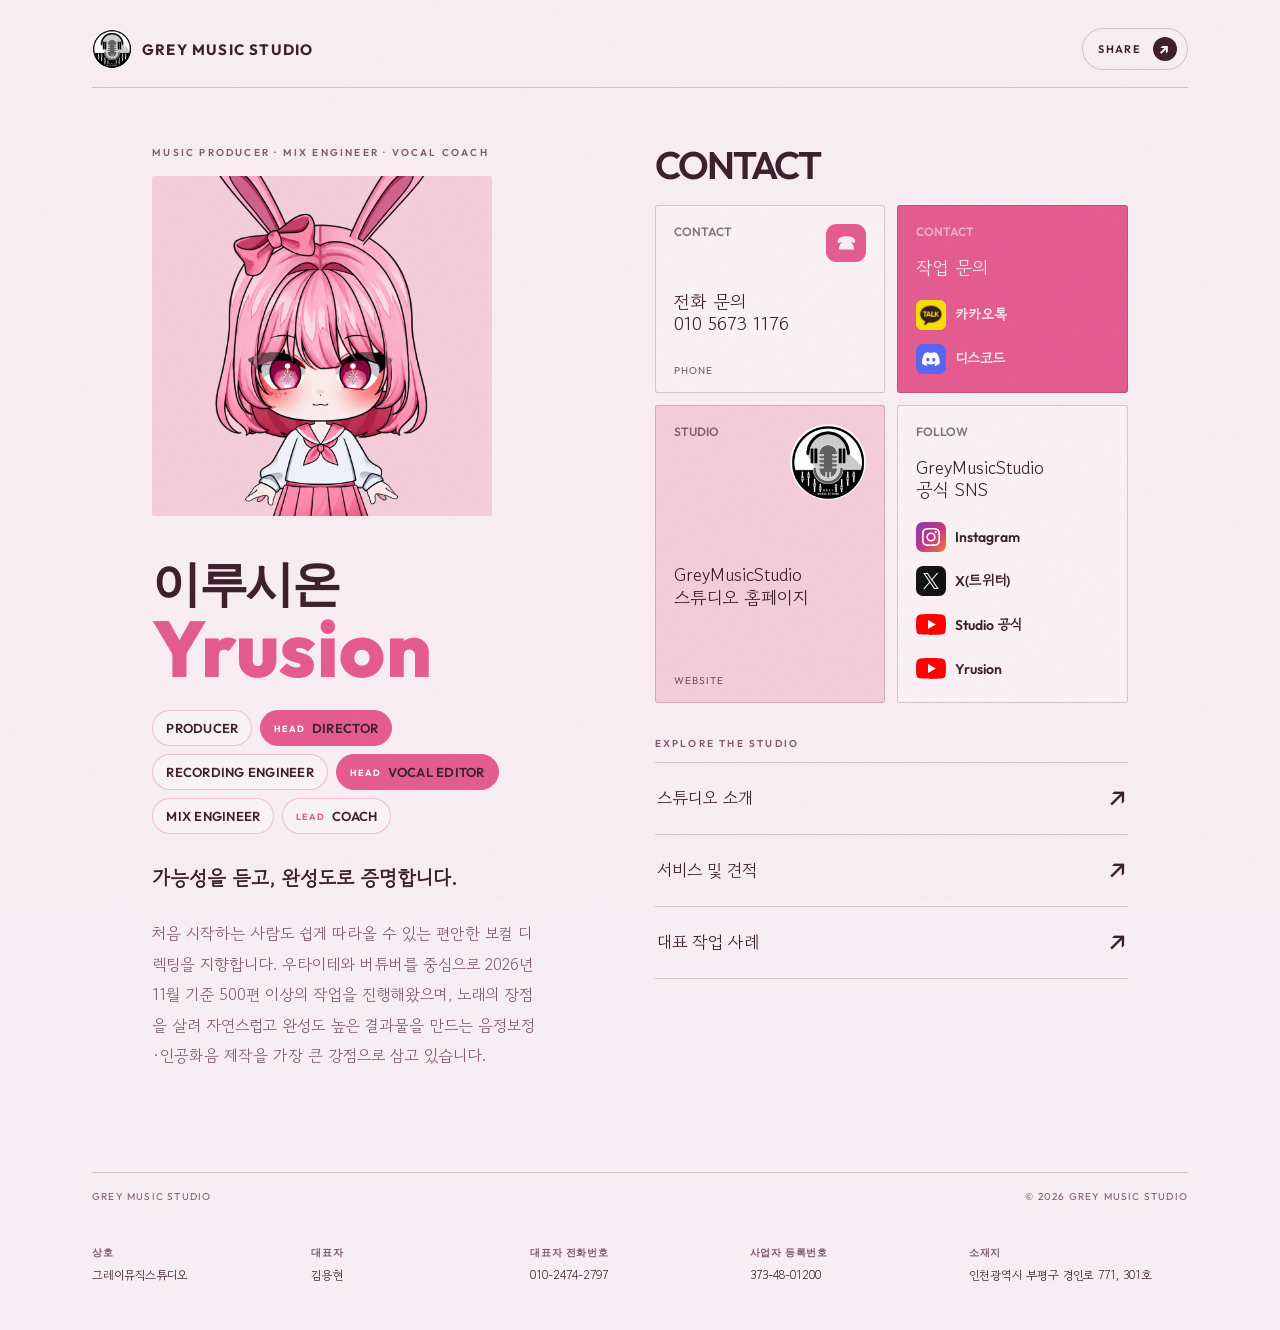
<file: index.html>
<!doctype html>
<html lang="ko">
  <head>
    <meta charset="UTF-8" />
    <meta name="viewport" content="width=device-width, initial-scale=1.0" />
    <meta name="theme-color" content="#f2f1ee" />
    <meta name="description" content="음악 프로듀서 김용현, GreyKim과 GreyMusicStudio를 만나보세요." />
    <title>이루시온 Yrusion — GreyMusicStudio</title>
    <link rel="preconnect" href="https://fonts.googleapis.com" />
    <link rel="preconnect" href="https://fonts.gstatic.com" crossorigin />
    <link href="https://fonts.googleapis.com/css2?family=Gowun+Dodum&family=Outfit:wght@400;500;600;700&display=swap" rel="stylesheet" />
    <link rel="stylesheet" href="./style.css?v=business-20261125" />
  </head>
  <body>
    <div class="noise" aria-hidden="true"></div>
    <main class="site">
      <header class="masthead">
        <a class="wordmark" href="./index.html"><img class="wordmark-logo" src="./grey-musicstudio-logo.png" alt="" /><span>GREY MUSIC STUDIO</span></a>
        <button class="share" id="shareButton" type="button"><span>share</span><b>↗</b></button>
      </header>

      <div class="layout">
        <section class="intro">
          <p class="eyebrow">MUSIC PRODUCER · MIX ENGINEER · VOCAL COACH</p>
          <div class="portrait-wrap">
            <img class="portrait" src="./yrusion-character.png" alt="이루시온 캐릭터" />
          </div>
          <h1><span class="name-korean">이루시온</span><br /><em class="name-english">Yrusion</em></h1>
          <div class="role-pills" aria-label="이루시온 담당 분야 및 역할">
            <div class="role-pill"><strong>PRODUCER</strong></div>
            <div class="role-pill role-pill--primary"><span>HEAD</span><strong>DIRECTOR</strong></div>
            <div class="role-pill"><strong>RECORDING ENGINEER</strong></div>
            <div class="role-pill role-pill--primary"><span>HEAD</span><strong>VOCAL EDITOR</strong></div>
            <div class="role-pill"><strong>MIX ENGINEER</strong></div>
            <div class="role-pill"><span>LEAD</span><strong>COACH</strong></div>
          </div>
          <p class="tagline">가능성을 듣고, 완성도로 증명합니다.</p>
          <p class="intro-copy">처음 시작하는 사람도 쉽게 따라올 수 있는 편안한 보컬 디렉팅을 지향합니다. 우타이테와 버튜버를 중심으로 2026년 11월 기준 500편 이상의 작업을 진행해왔으며, 노래의 장점을 살려 자연스럽고 완성도 높은 결과물을 만드는 음정보정·인공화음 제작을 가장 큰 강점으로 삼고 있습니다.</p>
        </section>

        <section class="studio" aria-label="GreyMusicStudio 공식 링크">
          <div class="studio-heading">
            <h2>CONTACT</h2>
          </div>
          <div class="link-grid">
            <a class="link-card" href="tel:+821056731176"><span class="link-head"><span class="link-number">CONTACT</span><span class="brand-icon phone">☎</span></span><span class="link-title">전화 문의<br />010 5673 1176</span><span class="link-caption">PHONE</span></a>
            <div class="link-card channel-card inquiry-card"><span class="link-number">CONTACT</span><span class="link-title">작업 문의</span><div class="channel-list"><a href="https://open.kakao.com/me/Project_Sion" target="_blank" rel="noopener noreferrer"><span class="channel-icon kakao"><img src="./kakaotalk-logo.png" alt="" /></span>카카오톡</a><a href="https://discord.com/users/1170777619801837678" target="_blank" rel="noopener noreferrer"><span class="channel-icon discord"><img src="./discord-logo.svg" alt="" /></span>디스코드</a></div></div>
            <a class="link-card" href="https://greymusicstudio.com/" target="_blank" rel="noopener noreferrer"><span class="link-head"><span class="link-number">STUDIO</span><span class="brand-icon home"><img class="brand-logo grey-card-logo" src="./grey-musicstudio-logo.png" alt="" /></span></span><span class="link-title">GreyMusicStudio<br />스튜디오 홈페이지</span><span class="link-caption">WEBSITE</span></a>
            <div class="link-card channel-card social-card"><span class="link-number">FOLLOW</span><span class="link-title">GreyMusicStudio<br />공식 SNS</span><div class="channel-list"><a href="https://www.instagram.com/sweet_vocal_yong/" target="_blank" rel="noopener noreferrer"><span class="channel-icon instagram"><img src="./instagram-logo.svg" alt="" /></span>Instagram</a><a href="https://x.com/Grey_Rec_Mix" target="_blank" rel="noopener noreferrer"><span class="channel-icon x"><img src="./x-logo.svg" alt="" /></span>X(트위터)</a><a href="https://www.youtube.com/@GreyStudio-LV9999" target="_blank" rel="noopener noreferrer"><span class="channel-icon youtube"><img src="./youtube-logo.svg" alt="" /></span>Studio 공식</a><a href="https://www.youtube.com/@yrusion-mix" target="_blank" rel="noopener noreferrer"><span class="channel-icon youtube"><img src="./youtube-logo.svg" alt="" /></span>Yrusion</a></div></div>
          </div>
          <p class="playlist-label">EXPLORE THE STUDIO</p>
          <nav class="playlist-links" aria-label="스튜디오 살펴보기">
            <a class="playlist-link" href="https://greymusicstudio.com/#studio" target="_blank" rel="noopener noreferrer">스튜디오 소개</a>
            <a class="playlist-link" href="https://greymusicstudio.com/#services" target="_blank" rel="noopener noreferrer">서비스 및 견적</a>
            <a class="playlist-link" href="https://greymusicstudio.com/#works" target="_blank" rel="noopener noreferrer">대표 작업 사례</a>
          </nav>
        </section>
      </div>

      <footer class="footer"><span>GREY MUSIC STUDIO</span><span>© 2026 GREY MUSIC STUDIO</span></footer>

      <section class="business-info" aria-label="사업자 정보">
        <dl class="business-grid">
          <div><dt>상호</dt><dd>그레이뮤직스튜디오</dd></div>
          <div><dt>대표자</dt><dd>김용현</dd></div>
          <div><dt>대표자 전화번호</dt><dd>010-2474-2797</dd></div>
          <div><dt>사업자 등록번호</dt><dd>373-48-01200</dd></div>
          <div><dt>소재지</dt><dd>인천광역시 부평구 경인로 771, 301호</dd></div>
        </dl>
      </section>
    </main>
    <div class="toast" id="toast" role="status" aria-live="polite"></div>
    <script src="./script.js"></script>
  </body>
</html>
</file>
<file: style.css>
:root { --paper:#f8edf2; --ink:#3a2b32; --dark:#3c1f2b; --pink-soft:#f4cdda; --pink-point:#e45b8f; --gold:var(--pink-point); --gold-light:var(--pink-soft); --muted:#815c6c; --line:rgba(60,31,43,.2); }
* { box-sizing:border-box; }
html { min-width:320px; }
body { margin:0; min-height:100vh; color:var(--ink); background:var(--paper); font-family:"Gowun Dodum","Apple SD Gothic Neo",sans-serif; }
button,a { -webkit-tap-highlight-color:transparent; }
.noise { position:fixed; inset:0; z-index:3; pointer-events:none; opacity:.045; background-image:url("data:image/svg+xml,%3Csvg viewBox='0 0 160 160' xmlns='http://www.w3.org/2000/svg'%3E%3Cfilter id='n'%3E%3CfeTurbulence type='fractalNoise' baseFrequency='.9' numOctaves='3' stitchTiles='stitch'/%3E%3C/filter%3E%3Crect width='100%25' height='100%25' filter='url(%23n)' opacity='.6'/%3E%3C/svg%3E"); }
.site { width:min(1180px,100%); min-height:100vh; margin:auto; padding:28px 42px 30px; position:relative; }
.masthead { display:flex; justify-content:space-between; align-items:center; border-bottom:1px solid var(--line); padding-bottom:17px; }
.wordmark { color:var(--dark); font:700 15px/1 "Outfit",sans-serif; letter-spacing:.12em; text-decoration:none; }
.wordmark span { color:var(--gold); margin-left:7px; }
.share { display:flex; gap:12px; align-items:center; border:1px solid var(--line); border-radius:999px; padding:8px 10px 8px 15px; color:var(--dark); background:transparent; cursor:pointer; font:600 11px "Outfit",sans-serif; letter-spacing:.12em; text-transform:uppercase; }
.share b { display:grid; place-items:center; width:24px; height:24px; border-radius:50%; color:var(--paper); background:var(--dark); font-size:15px; }
.share:hover { background:rgba(255,255,255,.35); }
.layout { display:grid; grid-template-columns:minmax(360px,.9fr) minmax(440px,1.1fr); gap:clamp(44px,9vw,140px); align-items:center; padding:58px 5.5% 76px; }
.eyebrow { margin:0 0 17px; color:var(--muted); font:600 10px "Outfit",sans-serif; letter-spacing:.22em; text-transform:uppercase; }
.portrait-wrap { position:relative; width:min(330px,78%); aspect-ratio:1; margin:0 0 32px 4%; overflow:hidden; border-radius:50%; background:#fff; }
.portrait { position:relative; z-index:1; display:block; width:100%; height:100%; aspect-ratio:1; object-fit:cover; object-position:center; border:0; border-radius:50%; background:#fff; box-shadow:none; transform:none; }
.portrait-tag,.orbit { display:none; }
h1 { margin:0; color:var(--dark); font:600 clamp(38px,5.5vw,68px)/.97 "Outfit",sans-serif; letter-spacing:-.06em; }
h1 em { color:var(--gold); font-style:normal; }
.intro-copy { margin:25px 0 26px; color:var(--muted); font-size:16px; line-height:1.65; }
.social-row { display:flex; gap:20px; }
.studio-link { display:inline-flex; align-items:center; gap:10px; padding:8px 12px 8px 8px; border:1px solid rgba(31,33,31,.28); border-radius:999px; color:var(--dark); background:rgba(255,255,255,.22); font:600 12px "Outfit",sans-serif; text-decoration:none; transition:transform .2s ease, background .2s ease, box-shadow .2s ease; }
.studio-link-icon { display:grid; place-items:center; width:31px; height:31px; overflow:hidden; border-radius:50%; background:var(--dark); }
.studio-link-icon img { display:block; width:100%; height:100%; object-fit:contain; padding:5px; }
.studio-link b { margin-left:4px; font-size:16px; font-weight:400; }
.studio-link:hover { background:#fffdf7; box-shadow:4px 4px 0 var(--gold-light); transform:translateY(-2px); }
.studio { align-self:start; padding-top:0; }
.studio-heading { display:flex; align-items:end; justify-content:space-between; margin-bottom:21px; }
.studio-heading h2 { margin:0; color:var(--dark); font:600 clamp(26px,3vw,40px)/1 "Outfit",sans-serif; letter-spacing:-.05em; }
.link-grid { display:grid; grid-template-columns:repeat(2,minmax(0,1fr)); gap:12px; }
.link-card { display:flex; flex-direction:column; justify-content:space-between; min-height:155px; padding:18px 18px 15px; border:1px solid var(--line); border-radius:3px; color:var(--dark); background:rgba(255,255,255,.26); text-decoration:none; transition:transform .25s ease,color .25s ease,background .25s ease,box-shadow .25s ease; }
.link-card:nth-child(2) { background:var(--gold); color:var(--paper); }
.link-card:nth-child(3) { background:var(--gold-light); }
.link-card:hover { z-index:1; color:var(--dark); background:#fff1f5; box-shadow:8px 8px 0 var(--pink-point); transform:translate(-3px,-5px); }
.link-card:nth-child(2):hover { color:var(--paper); background:var(--gold); }
.link-head { display:flex; justify-content:space-between; align-items:flex-start; }
.link-number { font:600 12px "Outfit",sans-serif; opacity:.6; }
.brand-icon { display:grid; place-items:center; width:40px; height:38px; border:1px solid currentColor; border-radius:10px; font:600 20px/1 "Outfit",sans-serif; overflow:hidden; }
.brand-icon.kakao { width:40px; height:38px; border:0; border-radius:10px; color:#191919; background:#ffe600; font-size:17px; }
.kakao-card-logo { width:100%; height:100%; margin:0; padding:0; object-fit:cover; }
.brand-icon.youtube { width:42px; border:0; border-radius:9px; background:transparent; }
.brand-icon.home { width:76px; height:76px; flex:none; border:0; border-radius:50%; background:var(--paper); }
.grey-card-logo { width:100%; height:100%; padding:0; object-fit:cover; border-radius:50%; clip-path:circle(49% at 50% 50%); }
.brand-icon.discord { border:0; border-radius:10px; color:#fff; background:#5865f2; font-size:18px; }
.discord-card-logo { width:100%; height:100%; padding:7px; object-fit:contain; }
.brand-icon.phone { color:var(--paper); background:var(--gold); border-color:var(--gold); font-size:20px; }
.brand-logo { display:block; width:100%; height:100%; object-fit:contain; }
.link-title { max-width:180px; margin-top:17px; font-family:"Gowun Dodum","Apple SD Gothic Neo",sans-serif; font-size:18px; line-height:1.25; }
.link-caption { display:flex; justify-content:space-between; align-items:center; margin-top:19px; font:10px "Outfit",sans-serif; letter-spacing:.11em; text-transform:uppercase; opacity:.7; }
.link-caption b { font-size:20px; font-weight:400; }
.playlist-label { margin:34px 0 12px; color:var(--muted); font:600 10px "Outfit",sans-serif; letter-spacing:.22em; text-transform:uppercase; }
.playlist-links { border-top:1px solid var(--line); }
.playlist-link { display:flex; align-items:center; justify-content:space-between; min-height:72px; padding:0 2px; border-bottom:1px solid var(--line); color:var(--dark); font:500 17px/1.2 "Outfit",sans-serif; text-decoration:none; transition:color .2s ease, padding .2s ease; }
.playlist-link::after { content:"↗"; margin-left:16px; font:400 28px/1 "Outfit",sans-serif; }
.playlist-link { width:100%; cursor:pointer; }
.playlist-link:focus-visible { outline:2px solid var(--gold); outline-offset:3px; }
.playlist-link:hover { padding:0 10px; color:var(--gold); }
.business-info { margin:18px 0 0; padding-top:12px; }
.business-heading { margin:0 0 10px; padding:0; color:var(--muted); font:600 10px "Outfit",sans-serif; letter-spacing:.22em; text-transform:uppercase; }
.business-grid { display:grid; grid-template-columns:repeat(auto-fit,minmax(180px,1fr)); gap:0 18px; margin:0; }
.business-grid > div { min-width:0; padding:14px 0 16px; }
.business-grid dt { margin:0 0 7px; color:var(--muted); font:600 10px/1.2 "Outfit",sans-serif; letter-spacing:.08em; }
.business-grid dd { margin:0; color:var(--dark); font-size:14px; line-height:1.5; overflow-wrap:anywhere; }
.footer { display:flex; justify-content:space-between; padding-top:17px; border-top:1px solid var(--line); color:var(--muted); font:10px "Outfit",sans-serif; letter-spacing:.12em; text-transform:uppercase; }
.toast { position:fixed; left:50%; bottom:25px; z-index:5; padding:11px 18px; border-radius:4px; color:var(--paper); background:var(--dark); box-shadow:0 9px 25px rgba(31,33,31,.25); opacity:0; transform:translate(-50%,12px); pointer-events:none; transition:.25s ease; }
.toast.show { opacity:1; transform:translate(-50%,0); }
.cursor-note { position:fixed; z-index:4; pointer-events:none; color:var(--gold); font:var(--note-size)/1 "Gowun Dodum",sans-serif; text-shadow:0 1px 0 rgba(255,255,255,.35); transform:translate(-50%,-50%); animation:note-drift 1.05s ease-out forwards; }
@keyframes note-drift { 0% { opacity:0; transform:translate(-50%,-50%) scale(.55) rotate(0deg); } 18% { opacity:.95; } 100% { opacity:0; transform:translate(calc(-50% + var(--note-drift)), 58px) scale(.92) rotate(var(--note-spin)); } }
@media (max-width:800px) { .site{padding:22px 22px 25px;} .layout{grid-template-columns:1fr;gap:48px;padding:44px 4% 60px;} .portrait-wrap{width:min(260px,70vw);} .studio{padding-top:0;} }
@media (max-width:520px) { .site{padding:18px 16px 22px;} .layout{padding:37px 0 50px;gap:45px;} .portrait-wrap{width:68vw;margin-left:auto;margin-right:auto;} h1{font-size:43px;} .intro-copy{font-size:15px;} .link-grid{gap:9px;} .link-card{min-height:145px;padding:14px 13px 12px;} .link-title{font-size:15px;} .footer{gap:8px;flex-wrap:wrap;font-size:8px;} }
@media (prefers-reduced-motion:reduce) { *,*::before,*::after{transition-duration:.01ms!important;} }

/* Personal profile */
.layout { align-items:start; }
.portrait-wrap { width:min(340px,100%); height:340px; aspect-ratio:auto; margin:0 0 28px; border-radius:3px; background:var(--pink-soft); }
.portrait { width:100%; height:100%; object-fit:contain; object-position:center top; border-radius:0; background:transparent; }
.roles { color:var(--ink); font-size:16px; line-height:1.8; margin:22px 0; }
.role-pills { display:flex; flex-wrap:wrap; gap:8px; margin:24px 0 28px; }
.role-pill { display:inline-flex; align-items:center; gap:7px; min-height:36px; padding:8px 13px; border:1px solid rgba(228,91,143,.35); border-radius:999px; color:var(--dark); background:rgba(255,255,255,.34); }
.role-pill span { color:var(--gold); font:700 9px/1 "Outfit",sans-serif; letter-spacing:.1em; }
.role-pill strong { font:600 13px/1.1 "Outfit",sans-serif; letter-spacing:.02em; }
.role-pill--primary { border-color:var(--pink-point); color:var(--dark); background:var(--pink-point); }
.role-pill--primary span { color:#fff; }
.tagline { color:var(--dark); font-family:"Gowun Dodum","Apple SD Gothic Neo",sans-serif; font-size:20px; line-height:1.55; font-weight:600; margin:28px 0 0; }
.intro-copy { font-family:"Gowun Dodum","Apple SD Gothic Neo",sans-serif; line-height:1.9; }
.social-card:hover { transform:none; box-shadow:none; background:rgba(255,255,255,.26); }
.social-links { display:flex; align-items:center; flex-wrap:wrap; gap:8px; margin-top:18px; font:600 14px "Outfit",sans-serif; }
.social-links a { color:inherit; text-underline-offset:4px; }
.playlist-link { font-family:"Gowun Dodum",sans-serif; }
@media (max-width:800px) { .portrait-wrap { width:min(340px,100%); height:340px; margin:0 0 28px; } }
@media (max-width:520px) { .portrait-wrap { width:min(100%,320px); height:320px; margin:0 0 28px; } h1 { font-size:43px; } .roles,.intro-copy { font-size:16px; } }

.wordmark { display:inline-flex; align-items:center; gap:10px; letter-spacing:.08em; }
.wordmark .wordmark-logo { width:40px; height:40px; object-fit:cover; border-radius:50%; }
.wordmark span { color:var(--dark); margin:0; }
.portrait { position:relative; left:0; top:0; width:100%; height:100%; max-width:none; object-fit:cover; object-position:center 35%; transform:translateX(8px); }
.channel-card { justify-content:flex-start; }
.channel-card:hover { transform:none; box-shadow:none; }
.inquiry-card:hover { background:var(--gold); color:var(--paper); }
.channel-list { display:flex; flex-direction:column; align-items:stretch; gap:8px; margin-top:18px; }
.channel-list a,.channel-list button { display:flex; align-items:center; gap:9px; min-height:36px; padding:0; border:0; background:transparent; color:inherit; font:600 14px/1.2 "Outfit","Gowun Dodum",sans-serif; text-align:left; text-decoration:none; cursor:pointer; }
.channel-list a:hover,.channel-list button:hover { text-decoration:underline; text-underline-offset:3px; }
.channel-list :focus-visible { outline:2px solid var(--gold); outline-offset:3px; }
.channel-list small { font-size:11px; font-weight:400; opacity:.8; }
.channel-icon { display:grid; place-items:center; flex:none; width:30px; height:30px; overflow:hidden; border-radius:7px; }
.channel-icon img { display:block; width:100%; height:100%; object-fit:contain; }
.channel-icon.kakao { background:#ffe500; }
.channel-icon.discord { background:#5865f2; padding:6px; }
.channel-icon.instagram { background:linear-gradient(135deg,#833ab4,#c13584,#f77737); padding:6px; }
.channel-icon.x { background:#111; padding:7px; }
.channel-icon.youtube { background:transparent; }
@media (max-width:520px) { .wordmark { font-size:13px; gap:7px; } .wordmark .wordmark-logo { width:34px; height:34px; } .channel-list a,.channel-list button { font-size:13px; } .channel-list small { font-size:10px; } .role-pills { gap:7px; } .role-pill { min-height:34px; padding:7px 11px; } .role-pill strong { font-size:11px; } }

@media (min-width:801px) {
  .business-grid { grid-template-columns:repeat(5,minmax(0,1fr)); gap:0; }
  .business-grid dd { font-size:12px; white-space:nowrap; }
  .business-grid > div:last-child { text-align:left; }
}

.name-korean { display:inline-block; font-size:.72em; letter-spacing:-.05em; }
.name-english { display:inline-block; font-size:1.16em; font-weight:800; letter-spacing:.005em; }
</file>
